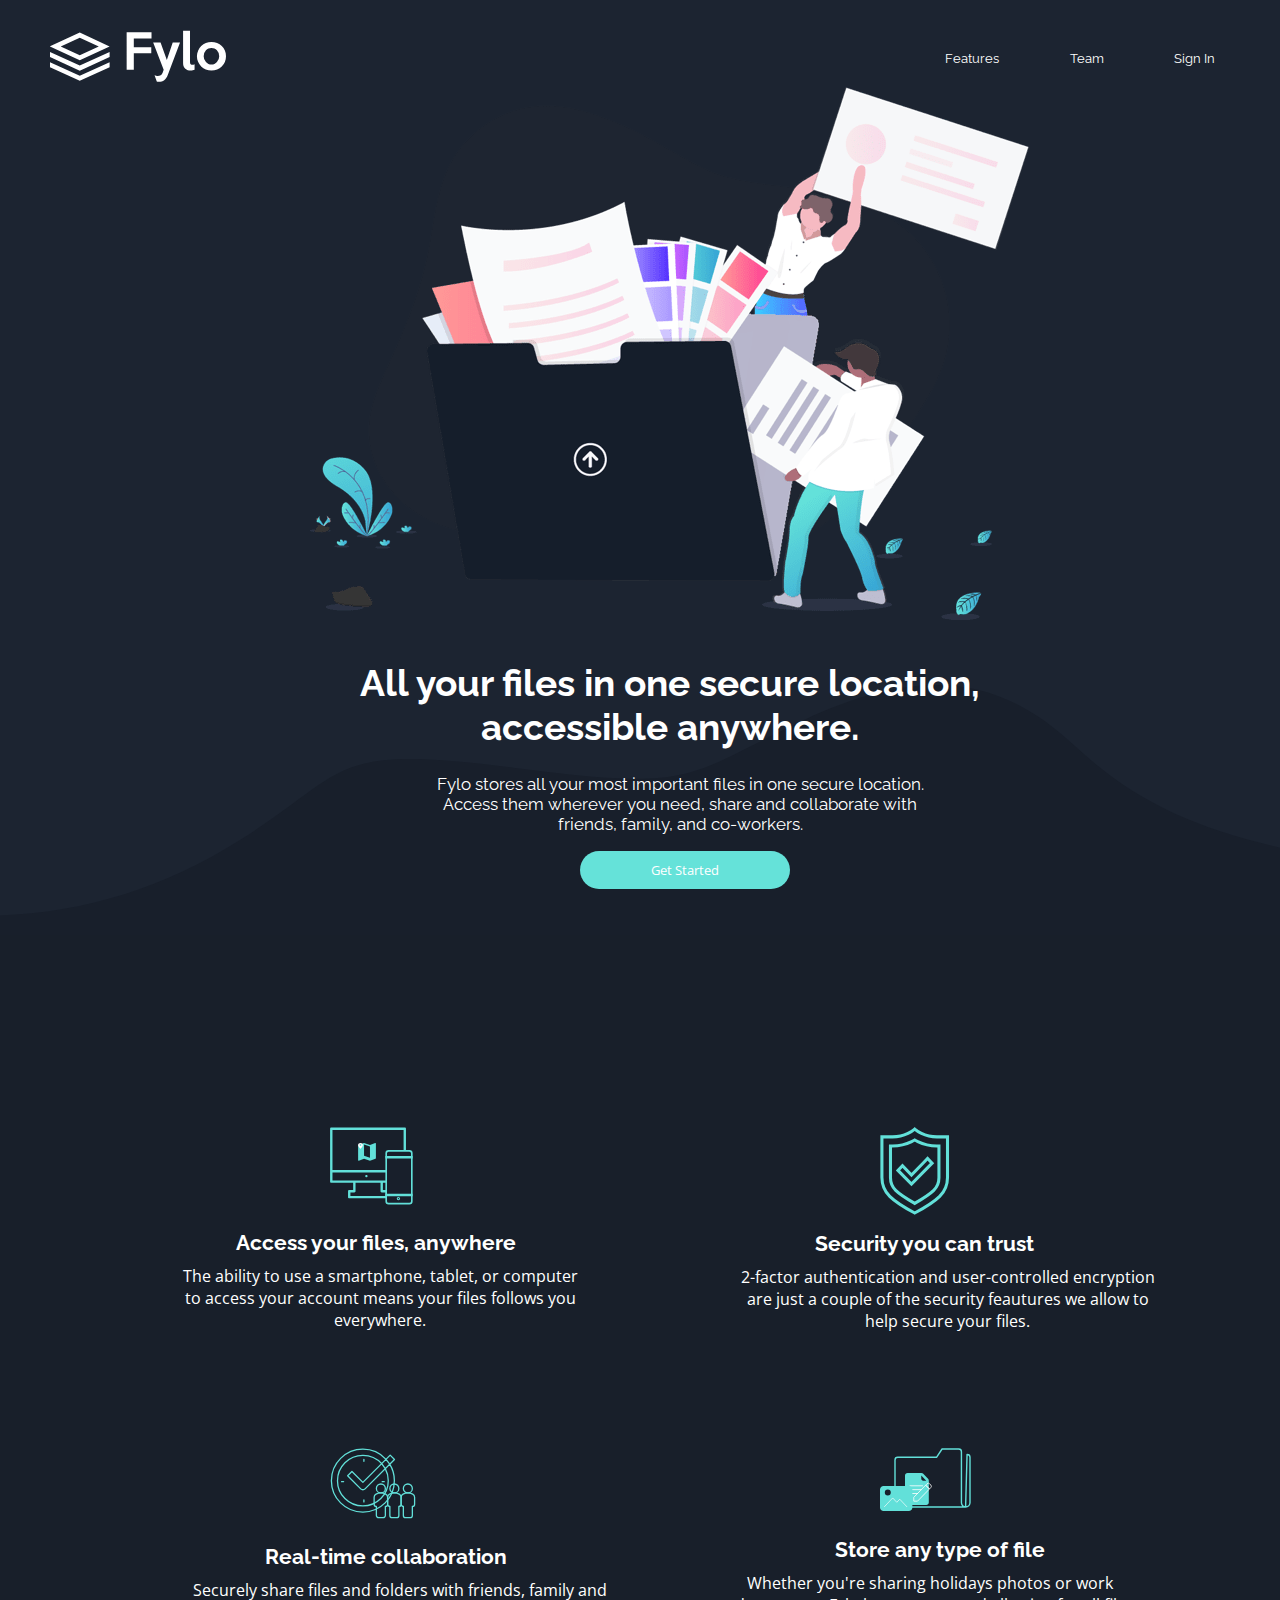
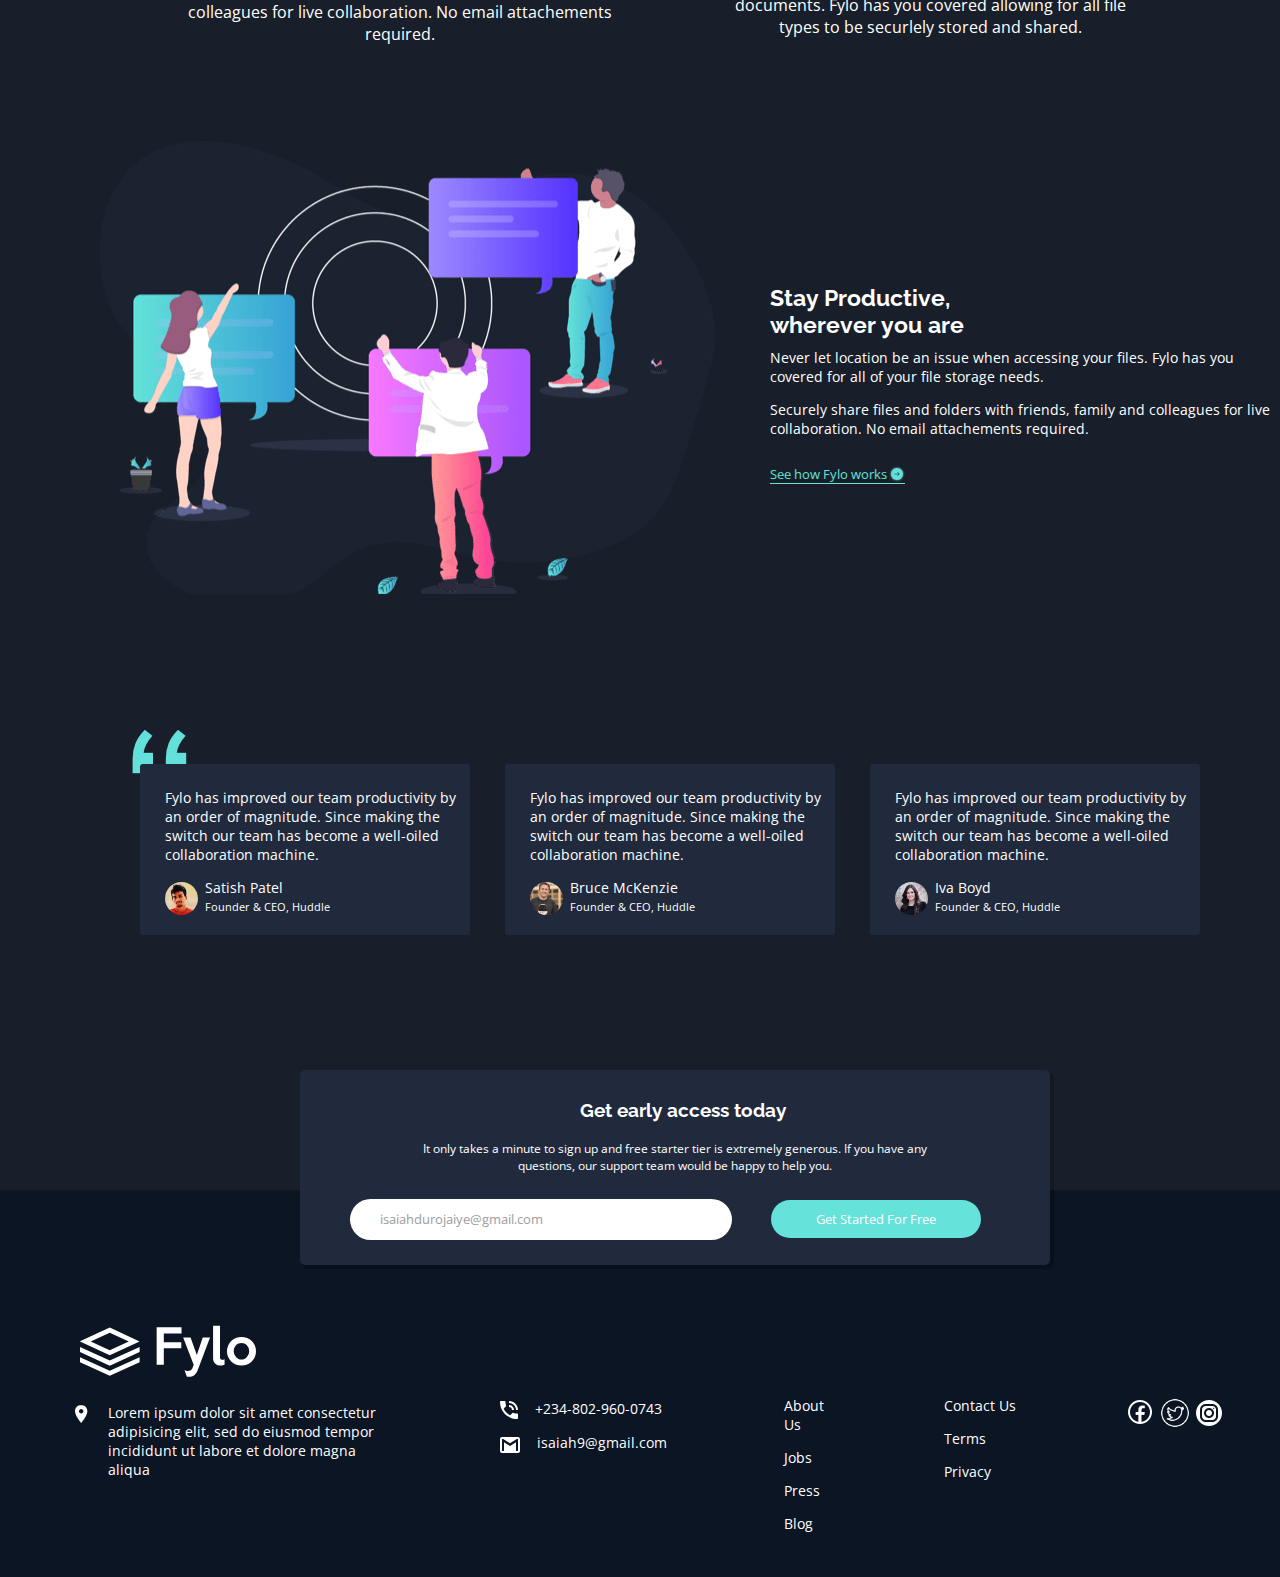
<file: index.html>
<!DOCTYPE html>
<html lang="en">
<head>
    <meta charset="UTF-8">
    <meta name="viewport" content="width=device-width, initial-scale=1.0">
    <title>Fylo Site</title>
    <link rel="stylesheet" href="./body.css">
    <link rel="preconnect" href="https://fonts.googleapis.com">
    <link rel="preconnect" href="https://fonts.gstatic.com" crossorigin>
    <link href="https://fonts.googleapis.com/css2?family=Raleway:wght@400;700&display=swap" rel="stylesheet">
    <link rel="preconnect" href="https://fonts.googleapis.com">
    <link rel="preconnect" href="https://fonts.gstatic.com" crossorigin>
    <link href="https://fonts.googleapis.com/css2?family=Open+Sans:wght@400;700&display=swap" rel="stylesheet">
</head>
<body>
    <div class="header">
        <div class="left-section">
            <img src="images/logo.svg">
        </div>
        <div class="right-section">
            <button>Features</button>
            <button>Team</button>
            <button>Sign In</button>
        </div>
    </div>
    <div class="center-body">
        <img class="intro-image" src="images/illustration-intro.png">
        <p class="intro-description">All your files in one secure location, accessible anywhere.</p>
        <p class="intro-message">Fylo stores all your most important files in one secure location. Access them wherever you need, share and collaborate with friends, family, and co-workers.</p>
        <img class="curved-image" src="images/bg-curvy-desktop.svg">
        <button class="get-started">Get Started</button>
    </div>
    <div class="lower-body">
        <div class="grid-section">
            <div class="grid-box-1">
                <img class="box-image" src="images/icon-access-anywhere.svg">
                <p class="box-description">Access your files, anywhere</p>
                <p class="box-info">The ability to use a smartphone, tablet, or computer to access your account means your files follows you everywhere.</p>
            </div>
            <div class="grid-box">
                <img class="box-image" src="images/icon-security.svg">
                <p class="box-description-2">Security you can trust</p>
                <p class="box-info-2">2-factor authentication and user-controlled encryption are just a couple of the security feautures we allow to help secure your files.</p>
            </div>
            <div class="grid-box-1">
                <img class="box-image" src="images/icon-collaboration.svg">
                <p class="box-description-3">Real-time collaboration</p>
                <p class="box-info-3">Securely share files and folders with friends, family and colleagues for live collaboration. No email attachements required.</p>
            </div>
            <div class="grid-box-1">
                <img class="box-image" src="images/icon-any-file.svg">
                <p class="box-description-4">Store any type of file</p>
                <p class="box-info">Whether you're sharing holidays photos or work documents. Fylo has you covered allowing for all file types to be securlely stored and shared.</p>
            </div>
        </div>
        <div class="second-grid">
            <div class="grid-image">
                <img src="images/illustration-stay-productive.png">
            </div>
            <div class="stay-productive">
                <p class="stay-header">Stay Productive, wherever you are</p>
                <p class="stay-info-1">Never let location be an issue when accessing your files. Fylo has you covered for all of your file storage needs.</p>
                <p class="stay-info-2">Securely share files and folders with friends, family and colleagues for live collaboration. No email attachements required.</p>
                <p class="stay-link">See how Fylo works</p>
                <img class="arrow" src="images/icon-arrow.svg">
            </div>
        </div>
        <div class="testimonials-grid">
            <div class="testimonial-1">
                <div>
                    <p class="testimonials-info">Fylo has improved our team productivity by an order of magnitude. Since making the switch our team has become a well-oiled collaboration machine.</p>
               </div>
                <div class="single-testimonial">
                    <div class="testimonials-info-1">
                        <img class="testimonials-pic" src="images/profile-1.jpg">
                    </div>
                    <div class="testimonials-info-2">
                        <p class="testimonials-person">Satish Patel</p>
                        <p class="position">Founder & CEO, Huddle</p>
                    </div>
                </div>
            </div>
            <div class="testimonial-1">
                <div>
                    <p class="testimonials-info">Fylo has improved our team productivity by an order of magnitude. Since making the switch our team has become a well-oiled collaboration machine.</p>
               </div>
                <div class="single-testimonial">
                    <div class="testimonials-info-1">
                        <img class="testimonials-pic" src="images/profile-2.jpg">
                    </div>
                    <div class="testimonials-info-2">
                        <p class="testimonials-person">Bruce McKenzie</p>
                        <p class="position">Founder & CEO, Huddle</p>
                    </div>
                </div>
            </div> 
            <div class="testimonial-1">
                <div>
                    <p class="testimonials-info">Fylo has improved our team productivity by an order of magnitude. Since making the switch our team has become a well-oiled collaboration machine.</p>
               </div>
                <div class="single-testimonial">
                  <div class="testimonials-info-1">
                      <img class="testimonials-pic" src="images/profile-3.jpg">
                  </div>
                  <div class="testimonials-info-2">
                      <p class="testimonials-person">Iva Boyd</p>
                      <p class="position">Founder & CEO, Huddle</p>
                  </div>
                </div>
            </div>           
        </div>
        <div>
            <img class="quotes" src="images/bg-quotes.png">
        </div>
    </div>
    <div class="early-access">
      <p class="early-header">Get early access today</p>
      <p class="early-note">It only takes a minute to sign up and free starter tier is extremely generous. If you have any questions, our support team would be happy to help you.</p>
      <input  placeholder="isaiahdurojaiye@gmail.com" class="early-mail" type="text">
      <button class="get-started-2">Get Started For Free</button>
    </div>
    <div class="footer">
        <img class="footer-image" src="images/logo.svg">
        <div class="footer-grid">
            <div class="first-section">
                <img class="location-1" src="images/icon-location.svg"><p class="footer-text-1">Lorem ipsum dolor sit amet consectetur adipisicing elit, sed do eiusmod tempor incididunt ut labore et dolore magna aliqua</p>
            </div>
            <div class="second-section">
                <img class="location" src="images/icon-phone.svg"><p class="footer-text">+234-802-960-0743</p>
                <img class="location-2" src="images/icon-email.svg"><p class="footer-text">isaiah9@gmail.com</p>
            </div>
            <div class="third-section">
                <p class="footer-text">About Us</p>
                <p class="footer-text">Jobs</p>
                <p class="footer-text">Press</p>
                <p class="footer-text">Blog</p>
            </div>
            <div class="fourth-section">
                <p class="footer-text">Contact Us</p>
                <p class="footer-text">Terms</p>
                <p class="footer-text">Privacy</p>
            </div>
            <div class="fifth-section">
                <img src="images/facebook-icon.png">
                <img width="30px" src="images/twitter-2.png">
                <img src="images/instagram-icon.png">
            </div>
        </div>
    </div>
</body>
</html>
</file>
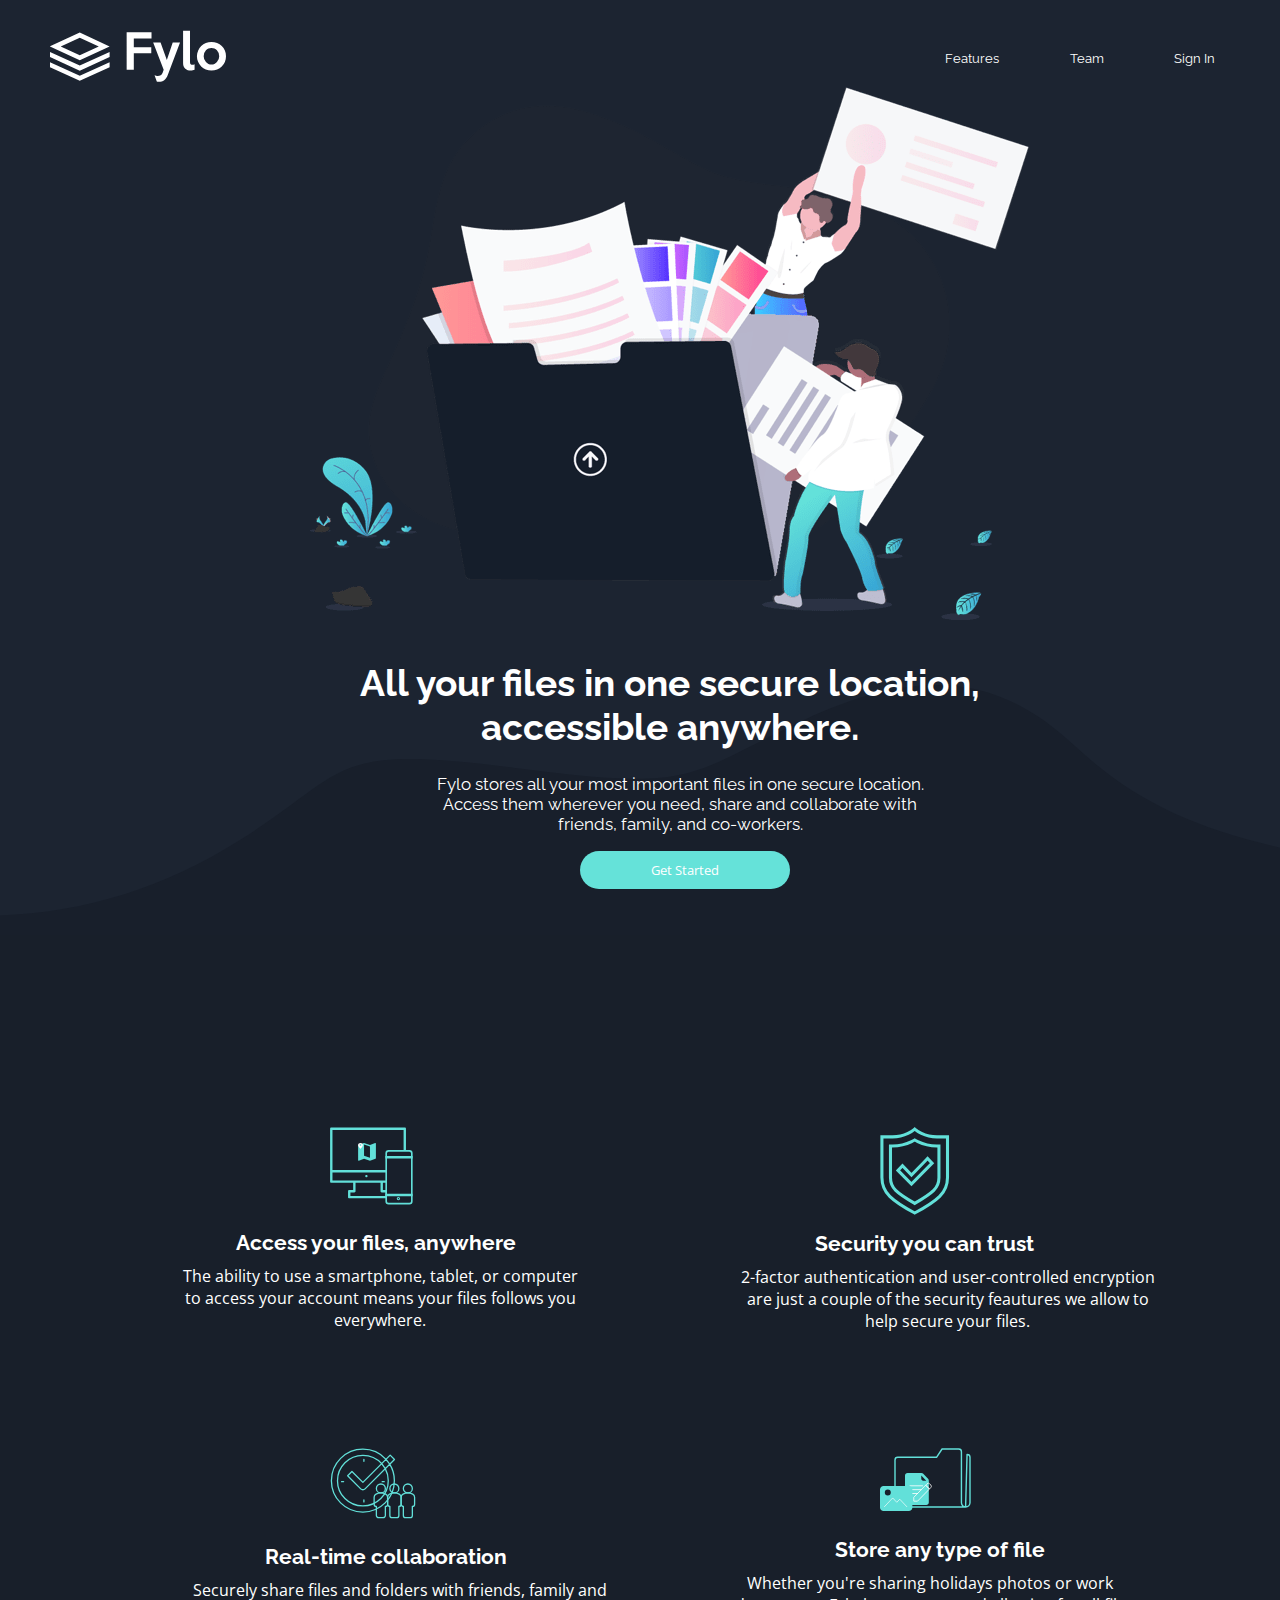
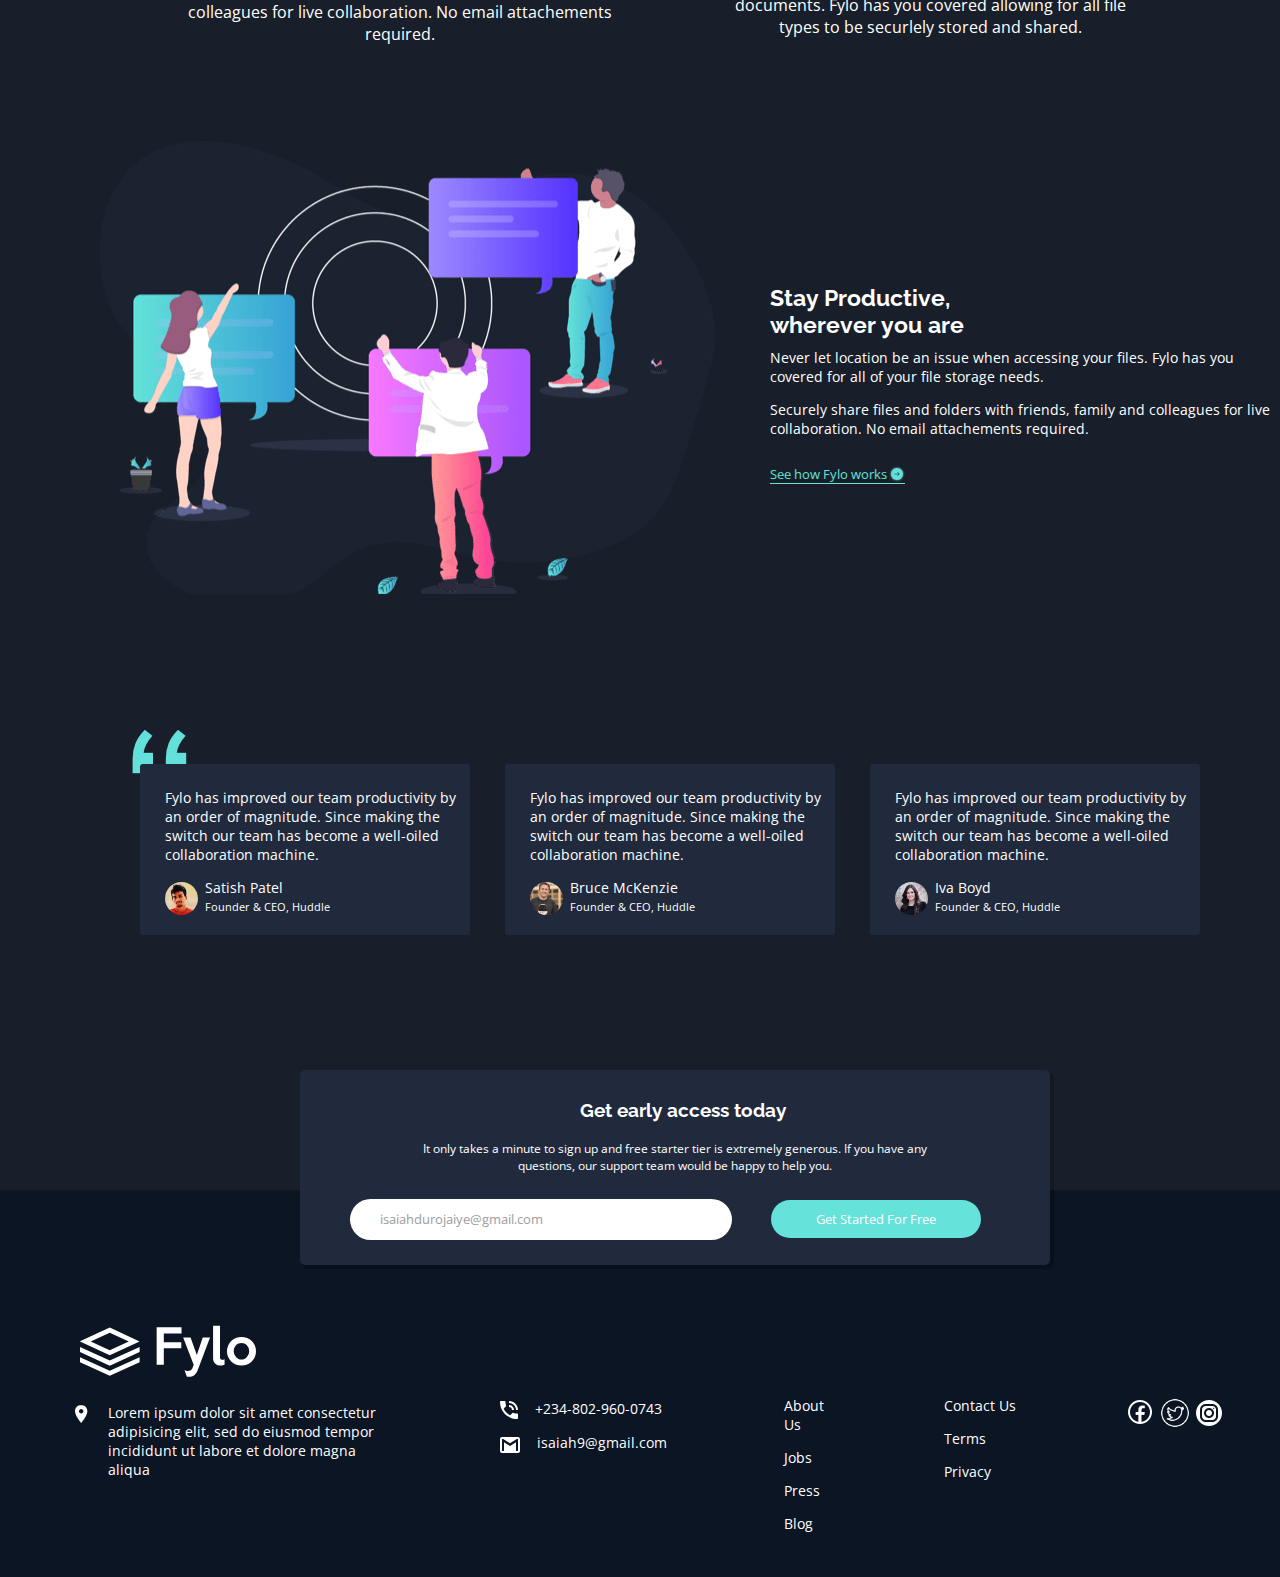
<file: body.html>
<!DOCTYPE html>
<html lang="en">
<head>
    <meta charset="UTF-8">
    <meta name="viewport" content="width=device-width, initial-scale=1.0">
    <title>Fylo Site</title>
    <link rel="stylesheet" href="./body.css">
    <link rel="preconnect" href="https://fonts.googleapis.com">
    <link rel="preconnect" href="https://fonts.gstatic.com" crossorigin>
    <link href="https://fonts.googleapis.com/css2?family=Raleway:wght@400;700&display=swap" rel="stylesheet">
    <link rel="preconnect" href="https://fonts.googleapis.com">
    <link rel="preconnect" href="https://fonts.gstatic.com" crossorigin>
    <link href="https://fonts.googleapis.com/css2?family=Open+Sans:wght@400;700&display=swap" rel="stylesheet">
</head>
<body>
    <div class="header">
        <div class="left-section">
            <img src="images/logo.svg">
        </div>
        <div class="right-section">
            <button>Features</button>
            <button>Team</button>
            <button>Sign In</button>
        </div>
    </div>
    <div class="center-body">
        <img class="intro-image" src="images/illustration-intro.png">
        <p class="intro-description">All your files in one secure location, accessible anywhere.</p>
        <p class="intro-message">Fylo stores all your most important files in one secure location. Access them wherever you need, share and collaborate with friends, family, and co-workers.</p>
        <img class="curved-image" src="images/bg-curvy-desktop.svg">
        <button class="get-started">Get Started</button>
    </div>    
    <div class="lower-body">
        <div class="grid-section">
            <div class="grid-box-1">
                <img class="box-image" src="images/icon-access-anywhere.svg">
                <p class="box-description">Access your files, anywhere</p>
                <p class="box-info">The ability to use a smartphone, tablet, or computer to access your account means your files follows you everywhere.</p>
            </div>
            <div class="grid-box">
                <img class="box-image" src="images/icon-security.svg">
                <p class="box-description-2">Security you can trust</p>
                <p class="box-info-2">2-factor authentication and user-controlled encryption are just a couple of the security feautures we allow to help secure your files.</p>
            </div>
            <div class="grid-box-1">
                <img class="box-image" src="images/icon-collaboration.svg">
                <p class="box-description-3">Real-time collaboration</p>
                <p class="box-info-3">Securely share files and folders with friends, family and colleagues for live collaboration. No email attachements required.</p>
            </div>
            <div class="grid-box-1">
                <img class="box-image" src="images/icon-any-file.svg">
                <p class="box-description-4">Store any type of file</p>
                <p class="box-info">Whether you're sharing holidays photos or work documents. Fylo has you covered allowing for all file types to be securlely stored and shared.</p>
            </div>
        </div>
        <div class="second-grid">
            <div class="grid-image">
                <img src="images/illustration-stay-productive.png">
            </div>
            <div class="stay-productive">
                <p class="stay-header">Stay Productive, wherever you are</p>
                <p class="stay-info-1">Never let location be an issue when accessing your files. Fylo has you covered for all of your file storage needs.</p>
                <p class="stay-info-2">Securely share files and folders with friends, family and colleagues for live collaboration. No email attachements required.</p>
                <p class="stay-link">See how Fylo works</p>
                <img class="arrow" src="images/icon-arrow.svg">
            </div>
        </div>
        <div class="testimonials-grid">
            <div class="testimonial-1">
                <div>
                    <p class="testimonials-info">Fylo has improved our team productivity by an order of magnitude. Since making the switch our team has become a well-oiled collaboration machine.</p>
               </div>
                <div class="single-testimonial">
                    <div class="testimonials-info-1">
                        <img class="testimonials-pic" src="images/profile-1.jpg">
                    </div>
                    <div class="testimonials-info-2">
                        <p class="testimonials-person">Satish Patel</p>
                        <p class="position">Founder & CEO, Huddle</p>
                    </div>
                </div>
            </div>
            <div class="testimonial-1">
                <div>
                    <p class="testimonials-info">Fylo has improved our team productivity by an order of magnitude. Since making the switch our team has become a well-oiled collaboration machine.</p>
               </div>
                <div class="single-testimonial">
                    <div class="testimonials-info-1">
                        <img class="testimonials-pic" src="images/profile-2.jpg">
                    </div>
                    <div class="testimonials-info-2">
                        <p class="testimonials-person">Bruce McKenzie</p>
                        <p class="position">Founder & CEO, Huddle</p>
                    </div>
                </div>
            </div> 
            <div class="testimonial-1">
                <div>
                    <p class="testimonials-info">Fylo has improved our team productivity by an order of magnitude. Since making the switch our team has become a well-oiled collaboration machine.</p>
               </div>
                <div class="single-testimonial">
                    <div class="testimonials-info-1">
                        <img class="testimonials-pic" src="images/profile-3.jpg">
                    </div>
                    <div class="testimonials-info-2">
                        <p class="testimonials-person">Iva Boyd</p>
                        <p class="position">Founder & CEO, Huddle</p>
                    </div>
                </div>
            </div>           
        </div>
        <div>
            <img class="quotes" src="images/bg-quotes.png">
        </div>
    </div>
    <div class="early-access">
        <p class="early-header">Get early access today</p>
        <p class="early-note">It only takes a minute to sign up and free starter tier is extremely generous. If you have any questions, our support team would be happy to help you.</p>
        <input  placeholder="isaiahdurojaiye@gmail.com" class="early-mail" type="text">
        <button class="get-started-2">Get Started For Free</button>
    </div>
    <div class="footer">
        <img class="footer-image" src="images/logo.svg">
        <div class="footer-grid">
            <div class="first-section">
                <img class="location-1" src="images/icon-location.svg"><p class="footer-text-1">Lorem ipsum dolor sit amet consectetur adipisicing elit, sed do eiusmod tempor incididunt ut labore et dolore magna aliqua</p>
            </div>
            <div class="second-section">
                <img class="location" src="images/icon-phone.svg"><p class="footer-text">+234-802-960-0743</p>
                <img class="location-2" src="images/icon-email.svg"><p class="footer-text">isaiah9@gmail.com</p>
            </div>
            <div class="third-section">
                <p class="footer-text">About Us</p>
                <p class="footer-text">Jobs</p>
                <p class="footer-text">Press</p>
                <p class="footer-text">Blog</p>
            </div>
            <div class="fourth-section">
                <p class="footer-text">Contact Us</p>
                <p class="footer-text">Terms</p>
                <p class="footer-text">Privacy</p>
            </div>
            <div class="fifth-section">
                <img src="images/facebook-icon.png">
                <img width="30px" src="images/twitter-2.png">
                <img src="images/instagram-icon.png">
            </div>
        </div>
    </div>
</body>
</html>
</file>
<file: body.css>
body{
    background-color: hsl(217, 28%, 15%);
    margin-top: 30px;
    margin-left: 0;
    margin-right: 0;
    height: 3000px;
}
.header{
    display: flex;
    justify-content: space-between;
    margin-left: 50px;
}
.header button{
    background-color: hsl(217, 28%, 15%);
    color: white;
    border: none;
}
.right-section{
    display: flex;
    justify-content: space-evenly;
    width: 400px;
}
.right-section button{
    font-family: 'Raleway', sans-serif;
    font-weight: 400;
}
.intro-image{
    position: relative;
    left: 310px;
}
.intro-description{
    font-family: 'Raleway';
    font-weight: 700;
    font-size: 37px;
    color: white;
    width: 700px;
    text-align: center;
    position: relative;
    left: 320px;
    margin-bottom: 25px;
    z-index: 10;
}
.intro-message{
    color: white;
    width: 520px;
    font-family: 'Raleway';
    font-size: 17px;
    text-align: center;
    position: relative;
    left: 420px;
    margin-top: 0;
    z-index: 100;
}
.curved-image{
    position: absolute;
    width: 1347px;
    height: 250px;
    right: 0px;
    left: 0px;
    top: 685px;
    z-index: 0;
}
.get-started, .get-started button{
    background-color: hsl(176, 68%, 64%);
    border: none;
    color: white;
    width: 210px;
    padding-top: 10px;
    padding-bottom: 10px;
    border-radius: 20px;
    font-family: 'Open Sans';
    position: relative;
    left: 580px;
}
.box-image{
    position: relative;
    z-index: 100;
}
.box-description{
    font-family: 'Raleway';
    font-weight: 700;
    font-size: 21px;
    color: white;
    position: relative;
    z-index: 101;
    margin-bottom: 0;
    margin-left: 56px;
    display: inline-block;
}
.box-description-2{
    font-family: 'Raleway';
    font-weight: 700;
    font-size: 21px;
    color: white;
    position: relative;
    z-index: 101;
    margin-bottom: 0;
    margin-top: 12px;
    margin-left: 85px;
    display: inline-block;
}
.box-description-3{
    font-family: 'Raleway';
    font-weight: 700;
    font-size: 21px;
    color: white;
    position: relative;
    z-index: 101;
    margin-bottom: 0;
    margin-left: 85px;
    display: inline-block;
}
.box-description-4{
    font-family: 'Raleway';
    font-weight: 700;
    font-size: 21px;
    color: white;
    position: relative;
    z-index: 101;
    margin-bottom: 0;
    margin-left: 105px;
    display: inline-block;
}
.box-info{
    color: white;
    width: 400px;
    font-family: 'Open Sans';
    font-size: 16px;
    text-align: center;
    position: relative;
    z-index: 100;
    margin-top: 10px;
}
.box-info-2{
    color: white;
    width: 435px;
    font-family: 'Open Sans';
    font-size: 16px;
    text-align: center;
    position: relative;
    z-index: 100;
    margin-top: 10px;
}
.box-info-3{
    color: white;
    width: 440px;
    font-family: 'Open Sans';
    font-size: 16px;
    text-align: center;
    position: relative;
    z-index: 100;
    margin-top: 10px;
}
.grid-section{
    position: relative;
    top: 210px;
    display: grid;
    grid-template-columns: 450px 450px;
    column-gap: 100px;
    row-gap: 100px;
    padding-left: 180px;
    background-color: hsl(218, 28%, 13%);
}

.box-image{
    margin-left: 150px;
}
.second-grid{
    display: grid;
    grid-template-columns: 600px 500px;
    column-gap: 70px;
    background-color: hsl(218, 28%, 13%);
    position: relative;
    top: 210px;
    padding-top: 80px;
    padding-left: 100px;

}
.stay-header{
    width: 250px;
    font-family: 'Raleway';
    font-weight: 700;
    font-size: 23px;
    color: white;
    position: relative;
    z-index: 101;
    margin-bottom: 0;
    display: inline-block;
}
.stay-info-1, .stay-info-2{
    color: white;
    width: 500px;
    font-family: 'Open Sans';
    font-size: 14px;
    position: relative;
    z-index: 100;
    margin-top: 10px;
}
.stay-productive{
    margin-top: 120px;
}
.stay-link{
    color: hsl(176, 68%, 64%);
    font-family: 'Open Sans';
    font-size: 13px;
    font-weight: 400;
    border-bottom: 1px hsl(176, 68%, 64%) solid;
    display: inline-block;
    padding-right: 6px;
}
.arrow{
    position: relative;
    top: 4.5px;
    right: 8px;
    padding-bottom: 1px;
    border-bottom: 1px hsl(176, 68%, 64%) solid ;
}
.testimonials-grid{
    background-color: hsl(218, 28%, 13%);
    position: relative;
    top: 194px;
    padding-top: 170px;
    padding-left: 140px;
    display: grid;
    grid-template-columns: 330px 330px 330px;
    column-gap: 35px;
}
.testimonials-info{
    color: white;
    width: 300px;
    font-family: 'Open Sans';
    font-size: 14px;
    position: relative;
    z-index: 100;
}
.testimonials-pic{
    border-radius: 50px;
    width: 33px;
    margin-top: 4px;
}
.testimonials-person{
    color: white;
    width: 300px;
    font-family: 'Open Sans';
    font-size: 14px;
    position: relative;
    z-index: 100;
    display: inline-block;
    margin-bottom: 0;
    margin-top: 0;
}
.position{
    color: white;
    width: 300px;
    font-family: 'Open Sans';
    font-size: 11px;
    position: relative;
    z-index: 100;
    display: inline-block;
    margin-top: 0;
}
.single-testimonial{
    display: grid;
    grid-template-columns: 40px 100px;
}
.testimonial-1{
    background-color: hsl(219, 30%, 18%);
    padding-left: 25px;
    padding-right: 30px;
    border-radius: 3px;
    z-index: 100;
    padding-bottom: 10px;
    padding-top: 10px;
}
.quotes{
    position: relative;
    top: -12px;
    left: 132px;
    z-index: 99;
}
.early-access{
    position: relative;
    left: 300px;
    top: -120px;
    background-color: hsl(219, 30%, 18%);
    width: 750px;
    padding-top: 10px;
    padding-bottom: 25px;
    border-radius: 5px;
    box-shadow: 3px 3px 1px 1px rgba(0, 0, 0, 0.2);
    z-index: 100;
}
.early-header{
    color: white;
    font-family: 'Raleway';
    font-size: 19px;
    font-weight: 700;
    margin-left: 280px;
}
.early-note{
    color: white;
    font-size: 12px;
    font-family: 'Open Sans';
    width: 510px;
    text-align: center;
    margin-left: 120px;
    margin-bottom: 25px;
}
.early-mail{
    border: none;
    width: 350px;
    padding-top: 13px;
    padding-bottom: 13px;
    padding-left: 30px;
    border-radius: 30px;
    margin-left: 50px;
}
.early-mail::placeholder{
    color: rgb(158, 156, 156);
    font-family: 'Open Sans';
}
.get-started-2{
    background-color: hsl(176, 68%, 64%);
    border: none;
    color: white;
    width: 210px;
    padding-top: 10px;
    padding-bottom: 10px;
    border-radius: 20px;
    font-family: 'Open Sans';
    position: relative;
    left: 35px;
}
.lower-body{
    margin-top: 28px;
    padding-bottom: 400px;
    background-color: hsl(218, 28%, 13%);
}
.footer{
    background-color: hsl(216, 53%, 9%);
    padding-left: 80px;
    position: relative;
    top: -195px;
    z-index: 90;
    padding-top: 150px;
    padding-bottom: 30px;
}
.footer-grid{
    display: grid;
    grid-template-columns: 320px 184px 60px 80px 150px;
    column-gap: 100px;
}
.footer-text{
    color: white;
    font-family: 'Open Sans';
    font-size: 14px;
    display: inline-block;
    margin-top: 0;
}
.footer-text-1{
    color: white;
    font-family: 'Open Sans';
    font-size: 14px;
    display: inline-block;
    margin-top: -15px;
    padding-left: 28px;
}
.footer-text{
    color: white;
    font-family: 'Open Sans';
    font-size: 14px;
    display: inline-block;
    margin-top: 0;
}
.footer-image{
    position: relative;
    top: -15px;
}
.location{
    position: relative;
    top: 5px;
    margin-right: 17px;
}
.location-1{
    position: relative;
    top: 9px;
    right: 5px;
}
.location-2{
    position: relative;
    top: 5px;
    margin-right: 17px;
}
</file>
